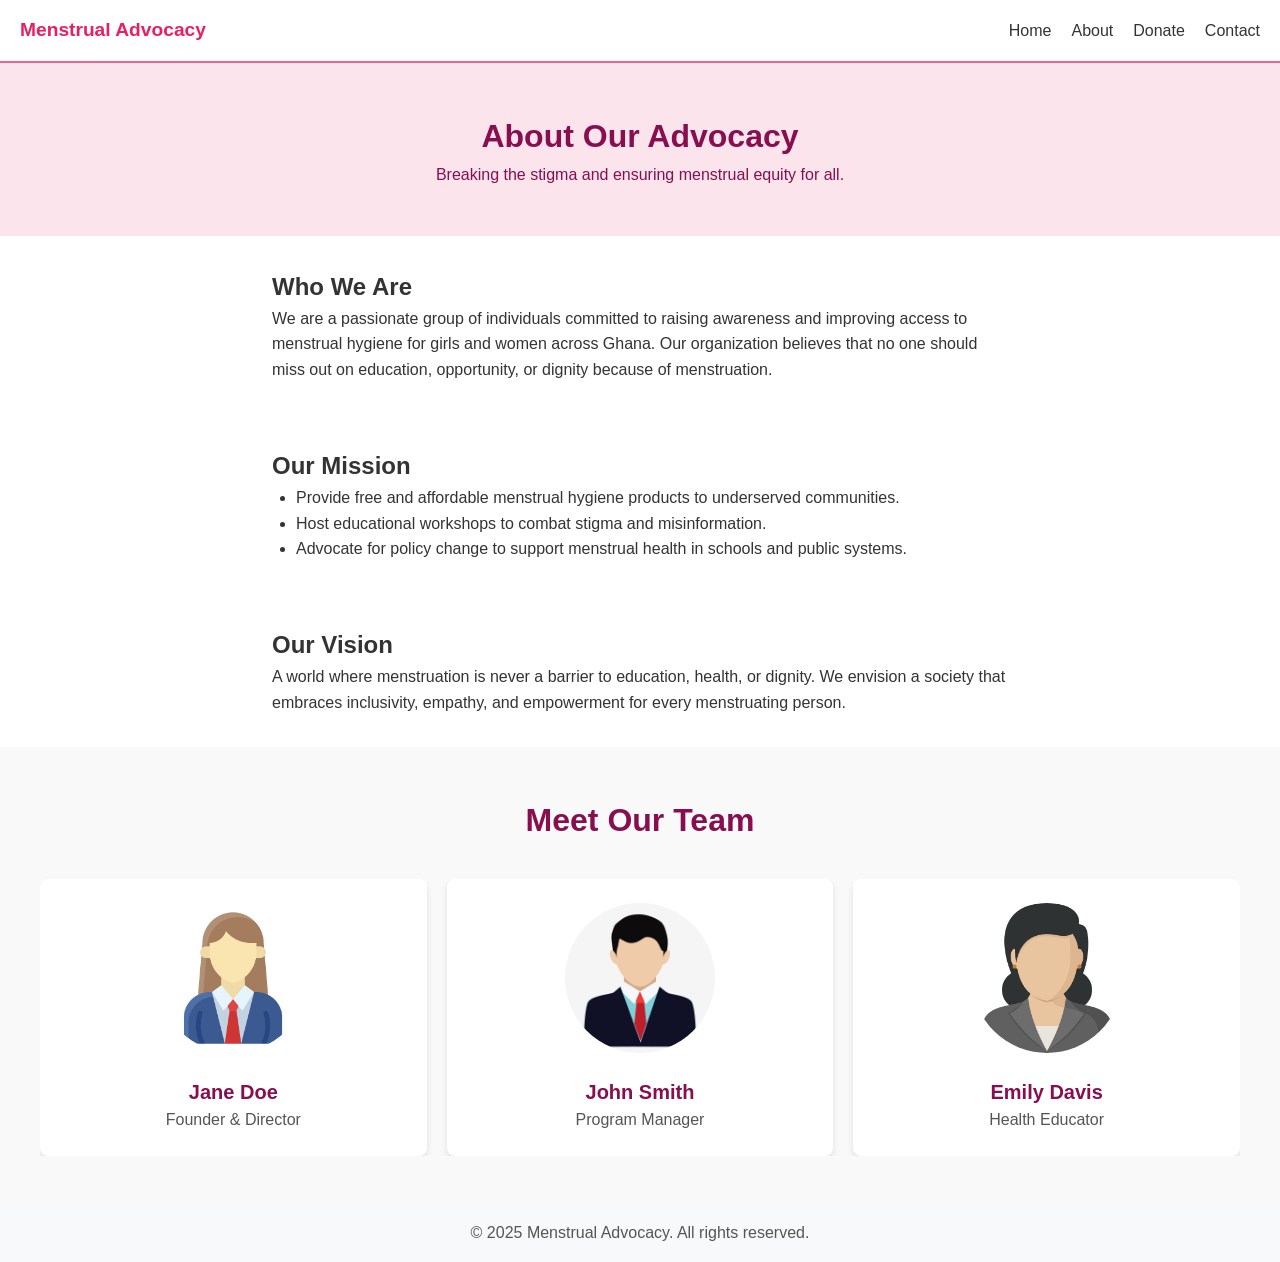
<file: about.html>
<!DOCTYPE html>
<html lang="en">
<head>
  <meta charset="UTF-8" />
  <meta name="viewport" content="width=device-width, initial-scale=1.0"/>
  <title>About Us | Menstrual Advocacy</title>
  <link rel="stylesheet" href="css/style.css" />
  <link rel="stylesheet" href="https://unpkg.com/swiper/swiper-bundle.min.css"/>
  



</head>
<body>
  <nav class="navbar">
    <div class="nav-logo">Menstrual Advocacy</div>
    <div class="nav-toggle" onclick="toggleMenu()">☰</div>
    <ul class="nav-links" id="navLinks">
      <li><a href="index.html">Home</a></li>
      <li><a href="about.html">About</a></li>
      <li><a href="donate.html">Donate</a></li>
      <li><a href="contact.html">Contact</a></li>
    </ul>
  </nav>


  <header class="about-header">
    <h1>About Our Advocacy</h1>
    <p>Breaking the stigma and ensuring menstrual equity for all.</p>
  </header>

  <section class="about-intro">
    <h2>Who We Are</h2>
    <p>
      We are a passionate group of individuals committed to raising awareness and improving access
      to menstrual hygiene for girls and women across Ghana. Our organization believes that no one
      should miss out on education, opportunity, or dignity because of menstruation.
    </p>
  </section>

  <section class="about-mission">
    <h2>Our Mission</h2>
    <ul>
      <li>Provide free and affordable menstrual hygiene products to underserved communities.</li>
      <li>Host educational workshops to combat stigma and misinformation.</li>
      <li>Advocate for policy change to support menstrual health in schools and public systems.</li>
    </ul>
  </section>

  <section class="about-vision">
    <h2>Our Vision</h2>
    <p>
      A world where menstruation is never a barrier to education, health, or dignity. We envision
      a society that embraces inclusivity, empathy, and empowerment for every menstruating person.
    </p>
  </section>

  <!-- Our Team Section -->
  <section class="our-team">
    <h2>Meet Our Team</h2>
    <div class="swiper mySwiper team-slider">
        <div class="swiper-wrapper">
          <div class="swiper-slide team-member">
            <img src="images/owner.jfif" alt="Team Member 1" />
            <h3>Jane Doe</h3>
            <p>Founder & Director</p>
          </div>
          
          <div class="swiper-slide team-member">
            <img src="images/manager.jfif" alt="Team Member 2" />
            <h3>John Smith</h3>
            <p>Program Manager</p>
          </div>
          <div class="swiper-slide team-member">
            <img src="images/emily.jfif" alt="Team Member 3" />
            <h3>Emily Davis</h3>
            <p>Health Educator</p>
          </div>
          <!-- Add more slides as needed -->
        </div>
      
        <!-- Add navigation buttons -->
        <div class="swiper-button-next"></div>
        <div class="swiper-button-prev"></div>
        <div class="swiper-pagination"></div>
      </div>
      
  </section>

  <footer>
    <p>&copy; 2025 Menstrual Advocacy. All rights reserved.</p>
  </footer>

  <script>
    function toggleMenu() {
      document.getElementById('navLinks').classList.toggle('active');
    }
  </script>


  <script src="https://unpkg.com/swiper/swiper-bundle.min.js"></script>
  <script>
    const swiper = new Swiper(".mySwiper", {
      slidesPerView: 1,
      spaceBetween: 20,
      loop: true,
      pagination: {
        el: ".swiper-pagination",
        clickable: true,
      },
      navigation: {
        nextEl: ".swiper-button-next",
        prevEl: ".swiper-button-prev",
      },
      breakpoints: {
        768: {
          slidesPerView: 2,
        },
        1024: {
          slidesPerView: 3,
        }
      }
    });
  </script>
  
</body>
</html>
</file>
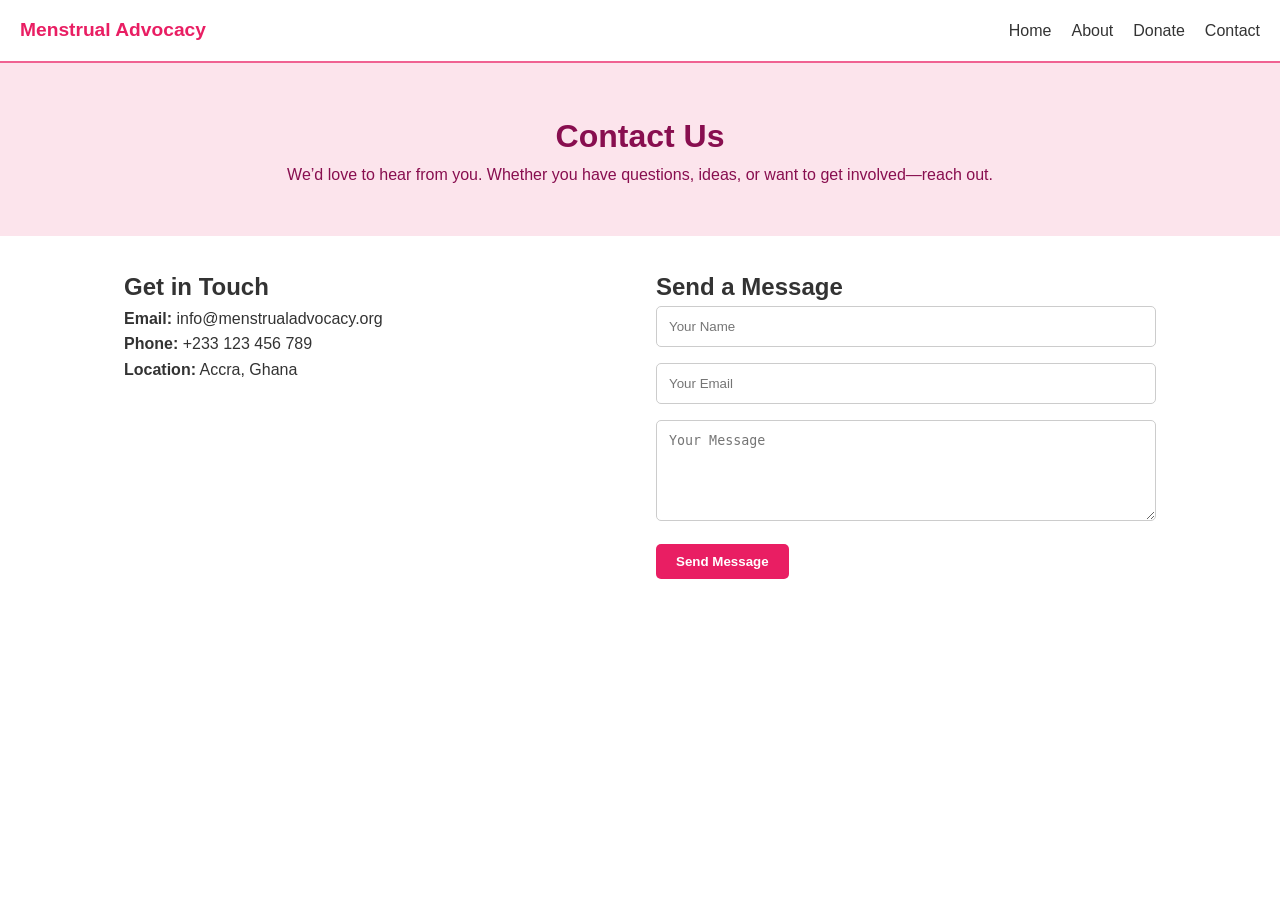
<file: contact.html>
<!DOCTYPE html>
<html lang="en">
<head>
  <meta charset="UTF-8" />
  <meta name="viewport" content="width=device-width, initial-scale=1.0"/>
  <title>Contact Us | Menstrual Advocacy</title>
  <link rel="stylesheet" href="css/style.css" />
  <link rel="stylesheet" href="https://cdnjs.cloudflare.com/ajax/libs/font-awesome/6.5.0/css/all.min.css">

</head>
<body>

    <nav class="navbar">
        <div class="nav-logo">Menstrual Advocacy</div>
        <div class="nav-toggle" onclick="toggleMenu()">☰</div>
        <ul class="nav-links" id="navLinks">
          <li><a href="index.html">Home</a></li>
          <li><a href="about.html">About</a></li>
          <li><a href="donate.html">Donate</a></li>
          <li><a href="contact.html">Contact</a></li>
        </ul>
      </nav>

  <header class="contact-header">
    <h1>Contact Us</h1>
    <p>We’d love to hear from you. Whether you have questions, ideas, or want to get involved—reach out.</p>
  </header>

  <section class="contact-section">
    <div class="contact-info">
      <h2>Get in Touch</h2>
      <p><strong>Email:</strong> info@menstrualadvocacy.org</p>
      <p><strong>Phone:</strong> +233 123 456 789</p>
      <p><strong>Location:</strong> Accra, Ghana</p>
    </div>

    <div class="contact-form-box">
      <h2>Send a Message</h2>
      <form action="send_message.php" method="POST" class="contact-form">
        <input type="text" name="name" placeholder="Your Name" required />
        <input type="email" name="email" placeholder="Your Email" required />
        <textarea name="message" rows="5" placeholder="Your Message" required></textarea>
        <button type="submit">Send Message</button>
      </form>
    </div>
  </section>

  <script>
    function toggleMenu() {
      document.getElementById('navLinks').classList.toggle('active');
    }
  </script>

</body>
</html>
</file>
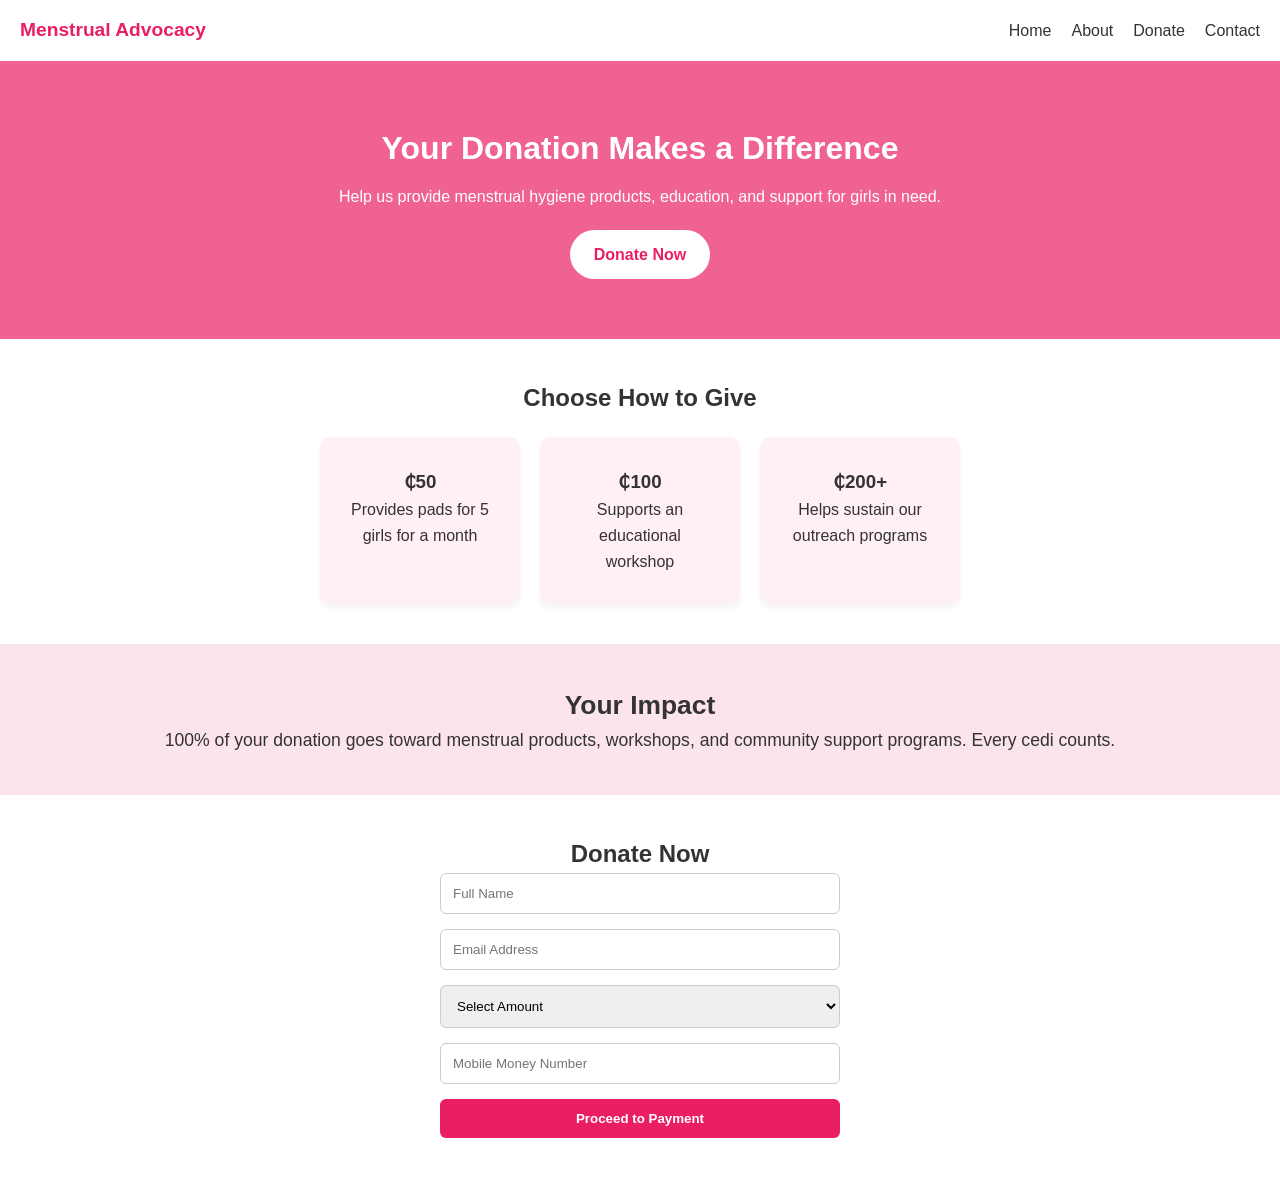
<file: donate.html>
<!DOCTYPE html>
<html lang="en">
<head>
  <meta charset="UTF-8" />
  <meta name="viewport" content="width=device-width, initial-scale=1.0"/>
  <title>Donate | Menstrual Advocacy</title>
  <link rel="stylesheet" href="css/style.css" />
</head>
<body>

  <nav class="navbar">
    <div class="nav-logo">Menstrual Advocacy</div>
    <div class="nav-toggle" onclick="toggleMenu()">☰</div>
    <ul class="nav-links" id="navLinks">
      <li><a href="index.html">Home</a></li>
      <li><a href="about.html">About</a></li>
      <li><a href="donate.html">Donate</a></li>
      <li><a href="contact.html">Contact</a></li>
    </ul>
  </nav>

  <header class="donate-header">
    <h1>Your Donation Makes a Difference</h1>
    <p>Help us provide menstrual hygiene products, education, and support for girls in need.</p>
    <a href="#donation-form" class="donate-cta">Donate Now</a>
  </header>

  <section class="donation-options">
    <h2>Choose How to Give</h2>
    <div class="option-cards">
      <div class="card">
        <h3>₵50</h3>
        <p>Provides pads for 5 girls for a month</p>
      </div>
      <div class="card">
        <h3>₵100</h3>
        <p>Supports an educational workshop</p>
      </div>
      <div class="card">
        <h3>₵200+</h3>
        <p>Helps sustain our outreach programs</p>
      </div>
    </div>
  </section>

  <section class="impact">
    <h2>Your Impact</h2>
    <p>100% of your donation goes toward menstrual products, workshops, and community support programs. Every cedi counts.</p>
  </section>

  <section class="donation-form" id="donation-form">
    <h2>Donate Now</h2>
    <form id="paymentForm">
        <input type="text" id="name" placeholder="Full Name" required />
        <input type="email" id="email" placeholder="Email Address" required />
      
        <select id="amountSelect" required>
          <option value="">Select Amount</option>
          <option value="50">₵50</option>
          <option value="100">₵100</option>
          <option value="200">₵200</option>
          <option value="custom">Custom Amount</option>
        </select>
      
        <input type="number" id="customAmount" placeholder="Enter custom amount (₵)" style="display:none;" min="1" />
      
        <input type="tel" id="phone" placeholder="Mobile Money Number" required />
        <button type="submit">Proceed to Payment</button>
      </form>
      

      <script>
        function toggleMenu() {
          document.getElementById('navLinks').classList.toggle('active');
        }
      </script>
  


      <script src="https://js.paystack.co/v1/inline.js"></script>
      <script>
        const paymentForm = document.getElementById('paymentForm');
        const amountSelect = document.getElementById('amountSelect');
        const customAmount = document.getElementById('customAmount');
      
        amountSelect.addEventListener('change', function () {
          if (this.value === "custom") {
            customAmount.style.display = "block";
            customAmount.setAttribute("required", "required");
          } else {
            customAmount.style.display = "none";
            customAmount.removeAttribute("required");
          }
        });
      
        paymentForm.addEventListener("submit", function (e) {
          e.preventDefault();
      
          const name = document.getElementById("name").value;
          const email = document.getElementById("email").value;
          const phone = document.getElementById("phone").value;
      
          let amount = amountSelect.value === "custom"
            ? customAmount.value
            : amountSelect.value;
      
          amount = parseInt(amount) * 100; // Convert to kobo
      
          if (isNaN(amount) || amount <= 0) {
            alert("Please enter a valid donation amount.");
            return;
          }
      
          var handler = PaystackPop.setup({
            key: 'pk_test_xxxxxxxxxxxxxxxxxxxxxxxxx', // Replace with your public key
            email: email,
            amount: amount,
            currency: 'GHS',
            ref: 'DONATE-' + Math.floor(Math.random() * 1000000000),
            metadata: {
              custom_fields: [
                {
                  display_name: name,
                  variable_name: "phone",
                  value: phone,
                },
              ],
            },
            callback: function (response) {
              alert('Donation successful. Thank you!');
              window.location.href = "thank-you.html";
            },
            onClose: function () {
              alert('Payment window closed.');
            }
          });
      
          handler.openIframe();
        });
      </script>
      

</body>
</html>
</file>
<file: css/style.css>
* {
    margin: 0;
    padding: 0;
    box-sizing: border-box;
  }
  
  body {
    font-family: 'Segoe UI', sans-serif;
    line-height: 1.6;
    background: #fff;
    color: #333;
  }

  .navbar {
    background: #fff;
    padding: 15px 20px;
    display: flex;
    justify-content: space-between;
    align-items: center;
    border-bottom: 2px solid #f06292;
    position: sticky;
    top: 0;
    z-index: 1000;
  }
  
  .nav-logo {
    font-weight: bold;
    color: #e91e63;
    font-size: 1.2rem;
  }
  
  .nav-links {
    display: flex;
    list-style: none;
    gap: 20px;
  }
  
  .nav-links a {
    text-decoration: none;
    color: #333;
    font-weight: 500;
  }
  
  .nav-toggle {
    display: none;
    font-size: 1.5rem;
    cursor: pointer;
  }
  
  @media (max-width: 768px) {
    .nav-links {
      display: none;
      flex-direction: column;
      position: absolute;
      background: #fff;
      top: 60px;
      right: 20px;
      width: 200px;
      box-shadow: 0 4px 6px rgba(0,0,0,0.1);
      border-radius: 10px;
      padding: 15px;
    }
  
    .nav-links.active {
      display: flex;
    }
  
    .nav-toggle {
      display: block;
    }
  }
  


/* video introduction */

.hero-video-section {
  position: relative;
  height: 100vh;
  overflow: hidden;
  display: flex;
  align-items: center;
  justify-content: center;
  text-align: center;
  color: white;
}

.hero-video {
  position: absolute;
  top: 0;
  left: 0;
  min-width: 100%;
  min-height: 100%;
  object-fit: cover;
  z-index: 1;
}

.hero-overlay {
  position: relative;
  z-index: 2;
  padding: 0 20px;
}

.hero-overlay h1 {
  font-size: 3rem;
  font-weight: 700;
  margin-bottom: 10px;
}

.hero-overlay p {
  font-size: 1.25rem;
  margin-bottom: 20px;
}

.hero-overlay .btn {
  background-color: #e91e63;
  color: white;
  padding: 12px 24px;
  border-radius: 25px;
  text-decoration: none;
  font-weight: bold;
  transition: background-color 0.3s;
}

.hero-overlay .btn:hover {
  background-color: #d81b60;
}



  
  .hero {
    background: url('../images/Diagnosis.jfif') center/cover no-repeat;
    height: 100vh;
    display: flex;
    align-items: center;
    justify-content: center;
    text-align: center;
    padding: 20px;
    position: relative;
  }
  
  .hero::before {
    content: '';
    position: absolute;
    top: 0; left: 0;
    width: 100%; height: 100%;
    background-color: rgba(0, 0, 0, 0.5);
  }
  
  .hero-content {
    position: relative;
    color: white;
    max-width: 700px;
    z-index: 1;
  }
  
  .hero h1 {
    font-size: 2.5rem;
    margin-bottom: 1rem;
    animation: fadeInUp 1s ease forwards;
  }
  
  .hero p {
    font-size: 1.2rem;
    margin-bottom: 2rem;
    animation: fadeInUp 1.5s ease forwards;
  }
  
  .cta-buttons .btn {
    text-decoration: none;
    padding: 12px 25px;
    margin: 0 10px;
    border-radius: 25px;
    font-weight: bold;
    transition: 0.3s ease;
  }
  
  .btn.primary {
    background-color: #e91e63;
    color: #fff;
  }
  
  .btn.secondary {
    background-color: #fff;
    color: #e91e63;
    border: 2px solid #e91e63;
  }
  
  .btn:hover {
    transform: scale(1.05);
  }
  
  .mission {
    padding: 60px 20px;
    background-color: #f9f9f9;
    text-align: center;
  }
  
  .mission h2 {
    font-size: 2rem;
    margin-bottom: 20px;
  }
  
  @keyframes fadeInUp {
    from {
      transform: translateY(30px);
      opacity: 0;
    }
    to {
      transform: translateY(0);
      opacity: 1;
    }
  }
  
  @media (max-width: 768px) {
    .hero h1 {
      font-size: 1.8rem;
    }
  
    .cta-buttons .btn {
      display: block;
      margin: 10px auto;
    }
  }
  


  /* For Counter */

  .counters {
    display: flex;
    justify-content: space-around;
    background-color: #f2f2f2;
    padding: 60px 20px;
    text-align: center;
  }
  
  .counter-box {
    flex: 1;
    margin: 0 20px;
  }
  
  .counter {
    font-size: 3rem;
    color: #e91e63;
    font-weight: bold;
  }
  

  /* For Testimonials */
  .testimonials {
    background-color: #fff;
    padding: 60px 20px;
    text-align: center;
    position: relative;
  }
  
  .testimonial-container {
    position: relative;
    max-width: 600px;
    margin: 0 auto;
  }
  
  .testimonial {
    display: none;
    font-style: italic;
    font-size: 1.2rem;
  }
  
  .testimonial.active {
    display: block;
  }
  
  .testimonial h4 {
    margin-top: 10px;
    color: #e91e63;
  }
  
  .testimonial-nav {
    margin-top: 20px;
  }
  
  .testimonial-nav button {
    background-color: #e91e63;
    color: #fff;
    border: none;
    padding: 10px 15px;
    margin: 0 5px;
    cursor: pointer;
    border-radius: 50%;
    font-size: 1.2rem;
  }
  

  /* Impact */
  .impact-section {
    background-color: #fefefe;
    padding: 60px 20px;
    text-align: center;
  }
  
  .impact-cards {
    display: flex;
    flex-wrap: wrap;
    justify-content: center;
    gap: 30px;
    margin-top: 30px;
  }
  
  .impact-card {
    flex: 1 1 250px;
    max-width: 300px;
    background-color: #fff;
    border-radius: 12px;
    padding: 30px;
    box-shadow: 0 4px 15px rgba(0,0,0,0.1);
    transition: transform 0.3s;
  }
  
  .impact-card:hover {
    transform: translateY(-10px);
  }
  
  .impact-card i {
    font-size: 2.5rem;
    color: #e91e63;
    margin-bottom: 15px;
  }
  


  /* Blog Preview */
  .blog-preview {
    background-color: #f9f9f9;
    padding: 60px 20px;
    text-align: center;
  }
  
  .blog-cards {
    display: flex;
    flex-wrap: wrap;
    justify-content: center;
    gap: 30px;
    margin-top: 30px;
  }
  
  .blog-card {
    background: #fff;
    max-width: 320px;
    border-radius: 12px;
    overflow: hidden;
    box-shadow: 0 5px 20px rgba(0,0,0,0.1);
    transition: transform 0.3s;
  }
  
  .blog-card:hover {
    transform: scale(1.03);
  }
  
  .blog-card img {
    width: 100%;
    height: auto;
  }
  
  .blog-card h4 {
    margin: 15px;
    color: #333;
  }
  
  .blog-card p {
    margin: 0 15px 10px;
    color: #666;
  }
  
  .blog-card a {
    display: inline-block;
    margin: 10px 15px 20px;
    color: #e91e63;
    font-weight: bold;
    text-decoration: none;
  }
  

  /* floating Button */

  .floating-button-container {
    position: fixed;
    bottom: 30px;
    right: 30px;
    z-index: 1000;
  }
  
  .floating-button {
    background-color: #e91e63;
    color: white;
    border-radius: 50%;
    width: 60px;
    height: 60px;
    font-size: 24px;
    display: flex;
    align-items: center;
    justify-content: center;
    box-shadow: 0 6px 15px rgba(0,0,0,0.2);
    cursor: pointer;
    transition: transform 0.3s ease;
  }
  
  .floating-button:hover {
    transform: rotate(90deg);
  }
  
  .floating-menu {
    display: none;
    flex-direction: column;
    margin-bottom: 10px;
  }
  
  .floating-item {
    background: white;
    color: #e91e63;
    padding: 10px 15px;
    margin: 5px 0;
    border-radius: 25px;
    text-decoration: none;
    font-weight: bold;
    box-shadow: 0 4px 12px rgba(0,0,0,0.1);
    display: flex;
    align-items: center;
    gap: 10px;
    transition: all 0.2s;
  }
  
  .floating-item:hover {
    background-color: #fce4ec;
    transform: translateX(-5px);
  }

  
  
  /* =========== CONTACT PAGE ======================== */

  .contact-header {
    text-align: center;
    padding: 3rem 1rem;
    background-color: #fce4ec;
    color: #880e4f;
  }
  
  .contact-section {
    display: flex;
    flex-wrap: wrap;
    gap: 2rem;
    padding: 2rem;
    justify-content: center;
    background-color: #fff;
  }
  
  .contact-info, .contact-form-box {
    flex: 1 1 300px;
    max-width: 500px;
  }
  
  .contact-form input,
  .contact-form textarea {
    width: 100%;
    padding: 12px;
    margin-bottom: 1rem;
    border: 1px solid #ccc;
    border-radius: 5px;
  }
  
  .contact-form button {
    background-color: #e91e63;
    color: #fff;
    padding: 10px 20px;
    border: none;
    border-radius: 5px;
    font-weight: bold;
    cursor: pointer;
  }
  



   /* ================= ABOUT PAGE ==================== */

   .about-header {
    background-color: #fce4ec;
    text-align: center;
    padding: 3rem 1rem;
    color: #880e4f;
  }
  
  .about-intro, .about-mission, .about-vision {
    padding: 2rem;
    max-width: 800px;
    margin: auto;
    line-height: 1.6;
  }
  
  .about-mission ul {
    padding-left: 1.5rem;
    list-style-type: disc;
  }
  
  footer {
    text-align: center;
    padding: 1rem;
    background-color: #f8f9fa;
    color: #555;
  }
  
  .our-team {
    background-color: #f9f9f9;
    padding: 3rem 1rem;
    text-align: center;
  }
  
  .our-team h2 {
    font-size: 2rem;
    color: #880e4f;
    margin-bottom: 2rem;
  }
  
  .team-members {
    display: flex;
    flex-wrap: wrap;
    justify-content: center;
    gap: 1.5rem;
    padding: 0 1rem;
  }
  
  
  
  .team-member h3 {
    font-size: 1.25rem;
    color: #880e4f;
  }
  
  .team-member p {
    color: #555;
    font-size: 1rem;
    line-height: 1.5;
  }
  .team-slider {
    padding: 2rem 1rem;
    max-width: 1200px;
    margin: auto;
  }
  
  .team-member {
    background-color: #fff;
    padding: 1.5rem;
    border-radius: 8px;
    text-align: center;
    box-shadow: 0 4px 6px rgba(0, 0, 0, 0.1);
  }
  
  .team-member img {
    width: 100%;
    max-width: 150px;
    height: auto;
    margin-bottom: 1rem;
    border-radius: 50%;
  }
  
   /* DONATION PAGE */

   .donate-header {
    background: #f06292;
    color: white;
    text-align: center;
    padding: 60px 20px;
  }
  
  .donate-header h1 {
    font-size: 2rem;
    margin-bottom: 10px;
  }
  
  .donate-cta {
    display: inline-block;
    background: white;
    color: #e91e63;
    padding: 12px 24px;
    margin-top: 20px;
    font-weight: bold;
    border-radius: 30px;
    text-decoration: none;
    transition: background 0.3s;
  }
  
  .donate-cta:hover {
    background: #ffc1e3;
  }
  
  .donation-options {
    padding: 40px 20px;
    text-align: center;
  }
  
  .option-cards {
    display: flex;
    justify-content: center;
    gap: 20px;
    flex-wrap: wrap;
    margin-top: 20px;
  }
  
  .card {
    background: #fff0f5;
    padding: 30px;
    border-radius: 10px;
    width: 200px;
    box-shadow: 0 4px 6px rgba(0,0,0,0.05);
  }
  
  .impact {
    background: #fce4ec;
    padding: 40px 20px;
    text-align: center;
    font-size: 1.1rem;
  }
  
  .donation-form {
    padding: 40px 20px;
    background: #fff;
    text-align: center;
  }
  
  .donation-form form {
    max-width: 400px;
    margin: 0 auto;
    display: flex;
    flex-direction: column;
    gap: 15px;
  }
  
  .donation-form input,
  .donation-form select {
    padding: 12px;
    border: 1px solid #ccc;
    border-radius: 6px;
  }
  
  .donation-form button {
    background: #e91e63;
    color: white;
    padding: 12px;
    border: none;
    border-radius: 6px;
    cursor: pointer;
    font-weight: bold;
  }
  
  .donation-form button:hover {
    background: #c2185b;
  }
  
  .note {
    margin-top: 10px;
    font-size: 0.9rem;
    color: #555;
  }

  /* ============================== FOOTER =======================*/
  .footer {
    background-color: #111;
    color: #fff;
    padding: 40px 20px 20px;
    font-family: 'Segoe UI', sans-serif;
  }
  
  .footer-container {
    display: flex;
    flex-wrap: wrap;
    justify-content: space-between;
    gap: 30px;
    max-width: 1200px;
    margin: 0 auto;
  }
  
  .footer h3,
  .footer h4 {
    margin-bottom: 15px;
  }
  
  .footer-about,
  .footer-links,
  .footer-social,
  .footer-newsletter {
    flex: 1 1 200px;
  }
  
  .footer-links ul {
    list-style: none;
    padding: 0;
  }
  
  .footer-links ul li {
    margin-bottom: 10px;
  }
  
  .footer-links a,
  .footer a {
    color: #bbb;
    text-decoration: none;
    transition: color 0.3s ease;
  }
  
  .footer a:hover {
    color: #fff;
  }
  
  .social-icons a {
    margin-right: 10px;
    font-size: 18px;
    color: #bbb;
    transition: color 0.3s;
  }
  
  .social-icons a:hover {
    color: #fff;
  }
  
  .footer-newsletter form {
    display: flex;
    gap: 10px;
  }
  
  .footer-newsletter input[type="email"] {
    flex: 1;
    padding: 10px;
    border: none;
    border-radius: 4px;
  }
  
  .footer-newsletter button {
    padding: 10px 15px;
    border: none;
    background-color: #ff6b6b;
    color: #fff;
    border-radius: 4px;
    cursor: pointer;
  }
  
  .footer-newsletter button:hover {
    background-color: #ff4c4c;
  }
  
  .footer-bottom {
    text-align: center;
    margin-top: 30px;
    border-top: 1px solid #333;
    padding-top: 15px;
    font-size: 14px;
    color: #888;
  }
  
  @media (max-width: 768px) {
    .footer-container {
      flex-direction: column;
      align-items: flex-start;
    }
  }
</file>
